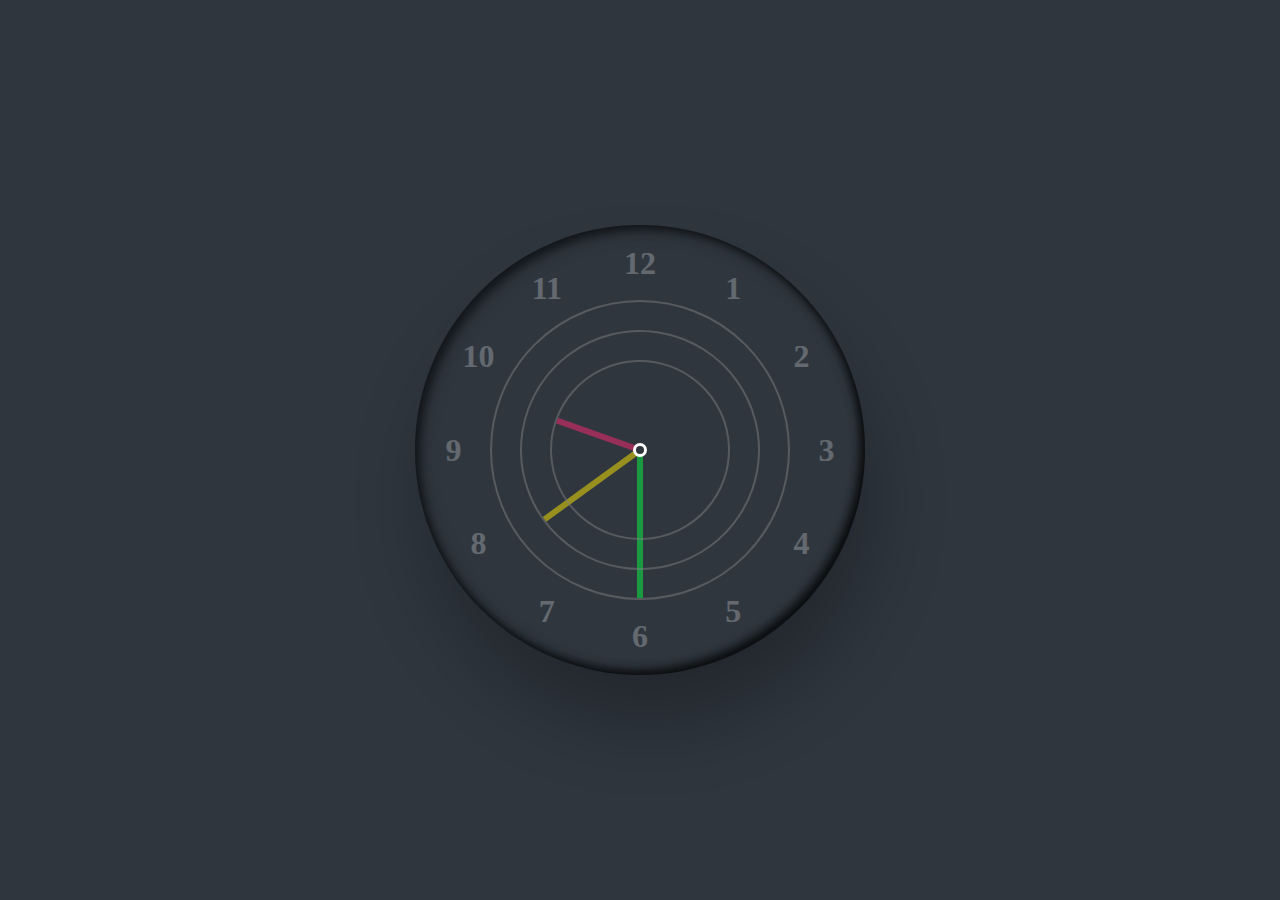
<file: Clock/index.html>
<!DOCTYPE html>
<html lang="en">
  <head>
    <meta charset="UTF-8" />
    <meta http-equiv="X-UA-Compatible" content="IE=edge" />
    <meta name="viewport" content="width=device-width, initial-scale=1.0" />
    <title>Clock</title>
    <link rel="stylesheet" href="Clock.css" />
  </head>
  <body>
    <div class="container">
      <div class="clock">
        <div class="circle" style="--br: #04fc43" id="sc"><i></i></div>
        <div class="circle circle2" style="--br: #fee800" id="mn"><i></i></div>
        <div class="circle circle3" style="--br: #ff2972" id="hr"><i></i></div>

        <span style="--i: 1"><b>1</b></span>
        <span style="--i: 2"><b>2</b></span>
        <span style="--i: 3"><b>3</b></span>
        <span style="--i: 4"><b>4</b></span>
        <span style="--i: 5"><b>5</b></span>
        <span style="--i: 6"><b>6</b></span>
        <span style="--i: 7"><b>7</b></span>
        <span style="--i: 8"><b>8</b></span>
        <span style="--i: 9"><b>9</b></span>
        <span style="--i: 10"><b>10</b></span>
        <span style="--i: 11"><b>11</b></span>
        <span style="--i: 12"><b>12</b></span>
      </div>
    </div>
    <script src="Clock.js"></script>
  </body>
</html>
</file>
<file: Clock/Clock.css>
* {
    margin: 0;
    padding: 0;
    box-sizing: border-box;
}

body {
    display: flex;
    justify-content: center;
    align-items: center;
    min-height: 100vh;
    background: #2f363e;
    
}

.container {
    position: relative;
    width: 50%;
    height: 50%;


}

.clock {
    position: relative;
    margin: auto;
    width: 450px;
    height: 450px;
    background: #2f363e;
    border-radius: 50%;
    box-shadow: 10px 50px 70px rgba(0, 0, 0, 0.25), inset 5px 5px 10px rgba(0, 0, 0, 0.5), inset 5px 5px 20px rgba(0, 0, 0, 0.2), inset -5px -5px 10px rgba(0, 0, 0, 0.75);
    display: flex;
    justify-content: center;
    align-items: center;
}

.clock::before {
    content: "";
    position: absolute;
    width: 8px;
    height: 8px;
    background: #2f363e;
    border: 3px solid #fff;
    border-radius: 50%;
    z-index: 10000;
}

.clock span {
    position: absolute;
    inset: 20px;
    text-align: center;
    transform: rotate(calc(30deg*var(--i)));
    color: #fff;
}

.clock span b {
    font-size: 2em;
    opacity: 0.25;
    font-weight: 600;
    display: inline-block;
    transform: rotate(calc(-30deg * var(--i)));
}

.circle{
    position: absolute;
    width: 300px;
    height: 300px;
    display: flex;
    justify-content: center;
    align-items: flex-start;
    border: 2px solid gray;
    border-radius: 50%;
    opacity: 0.5;
    }

.circle i{
    position: absolute;
    width: 6px;
    height: 50%;
    background: var(--br);
}

.circle2{
width: 240px;
height: 240px;
}

.circle3{
    width: 180px;
    height: 180px;
}
</file>
